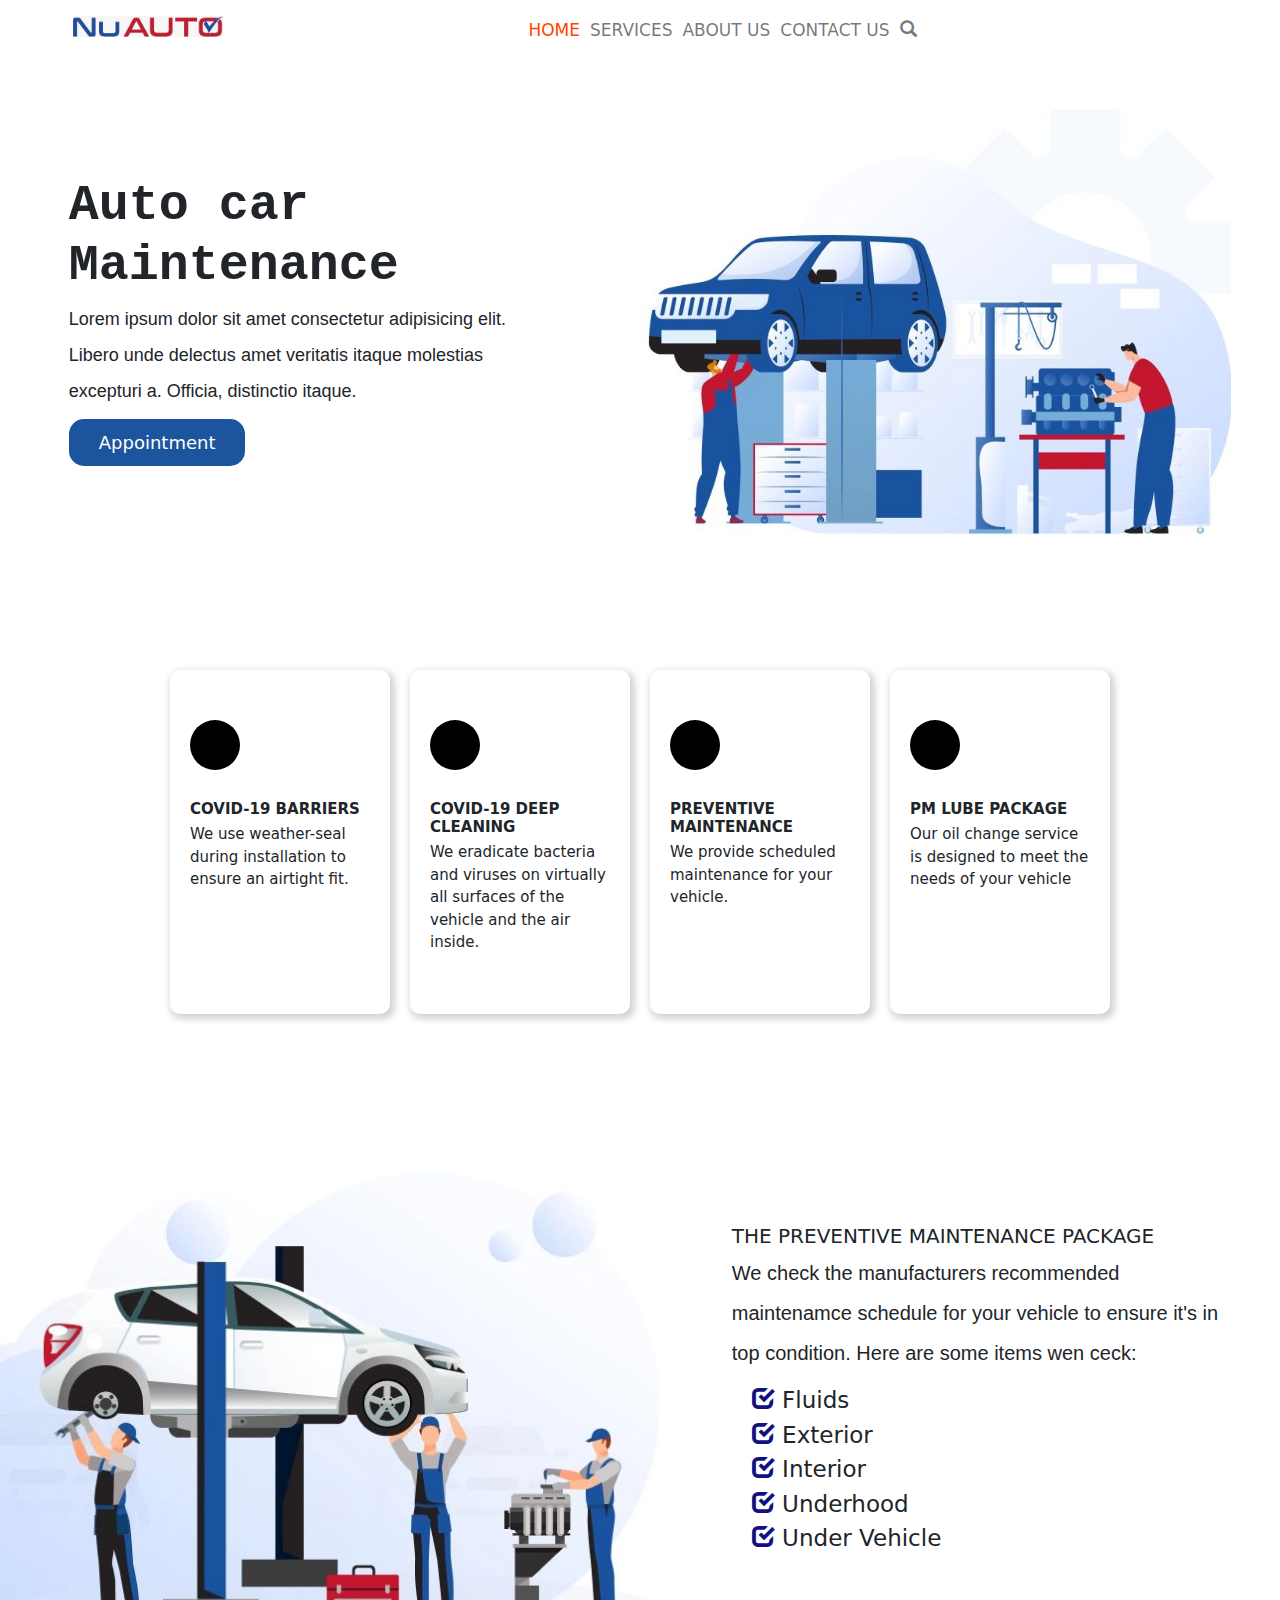
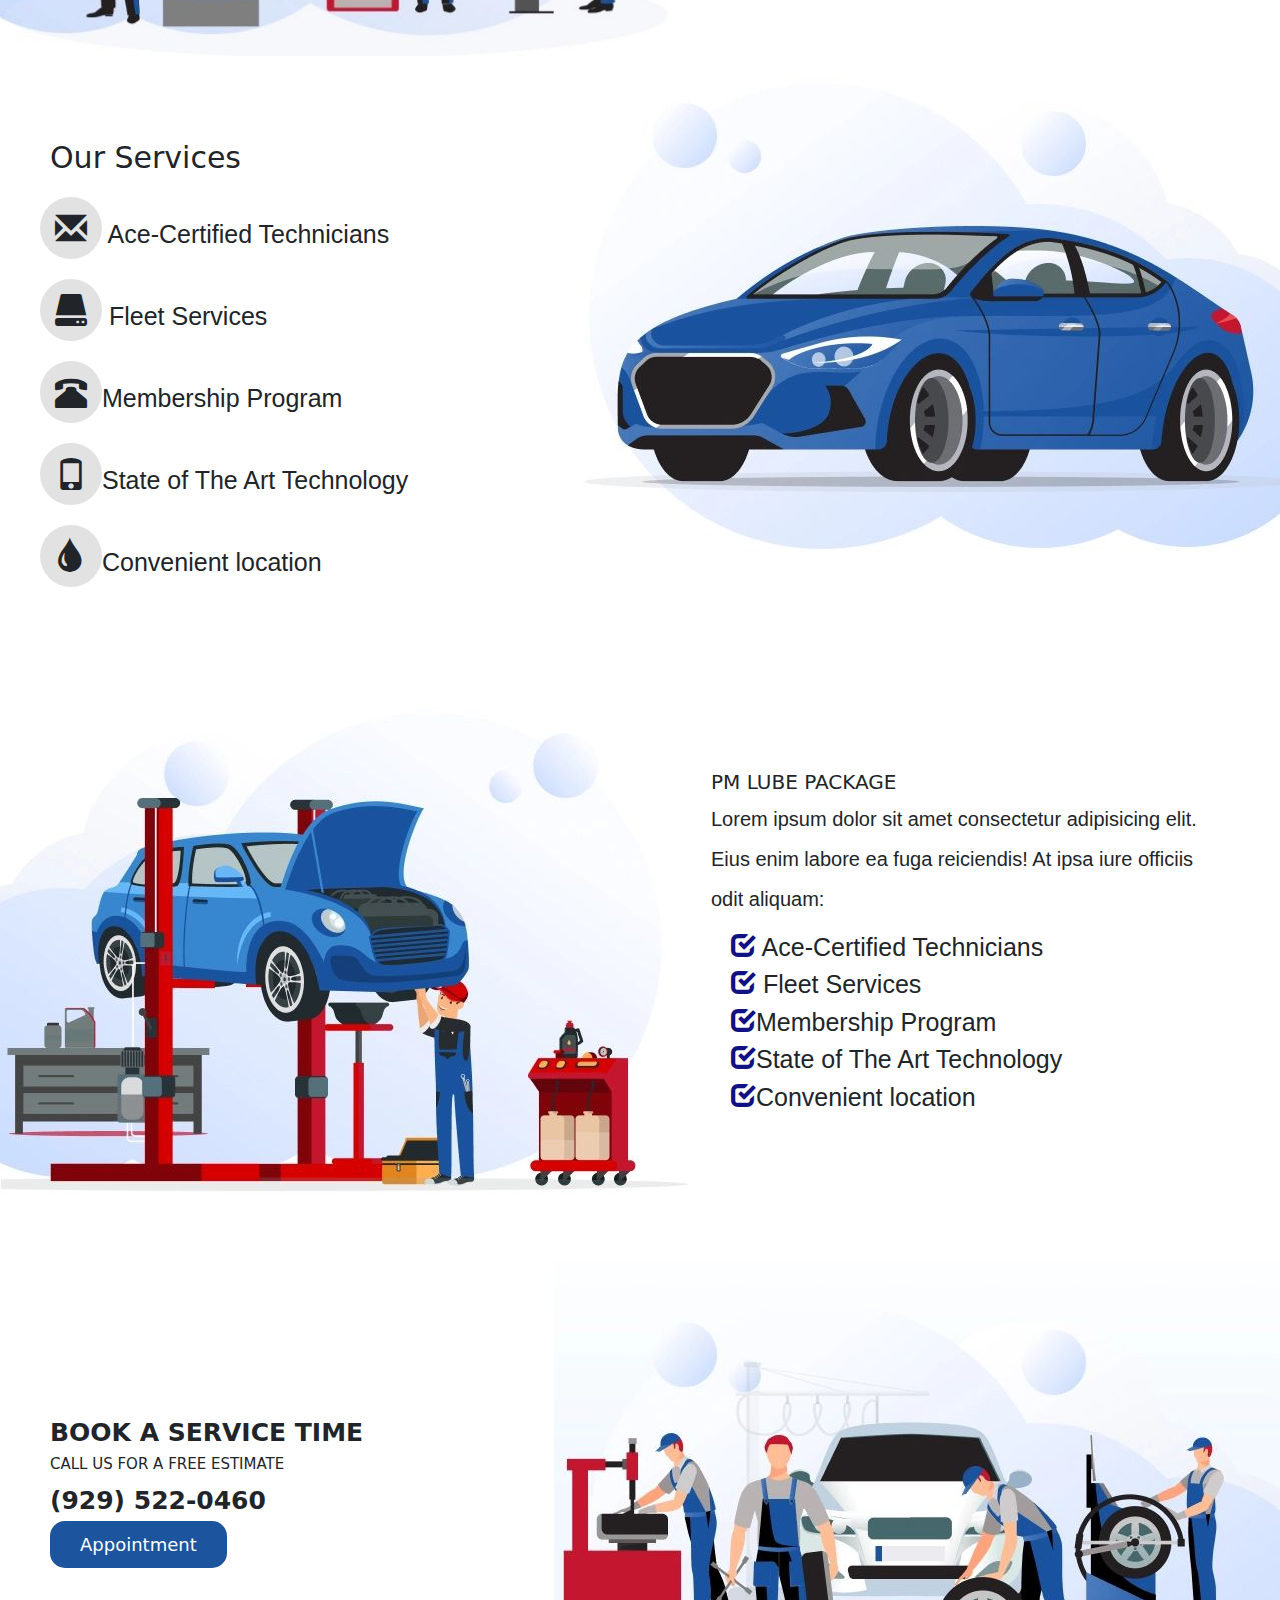
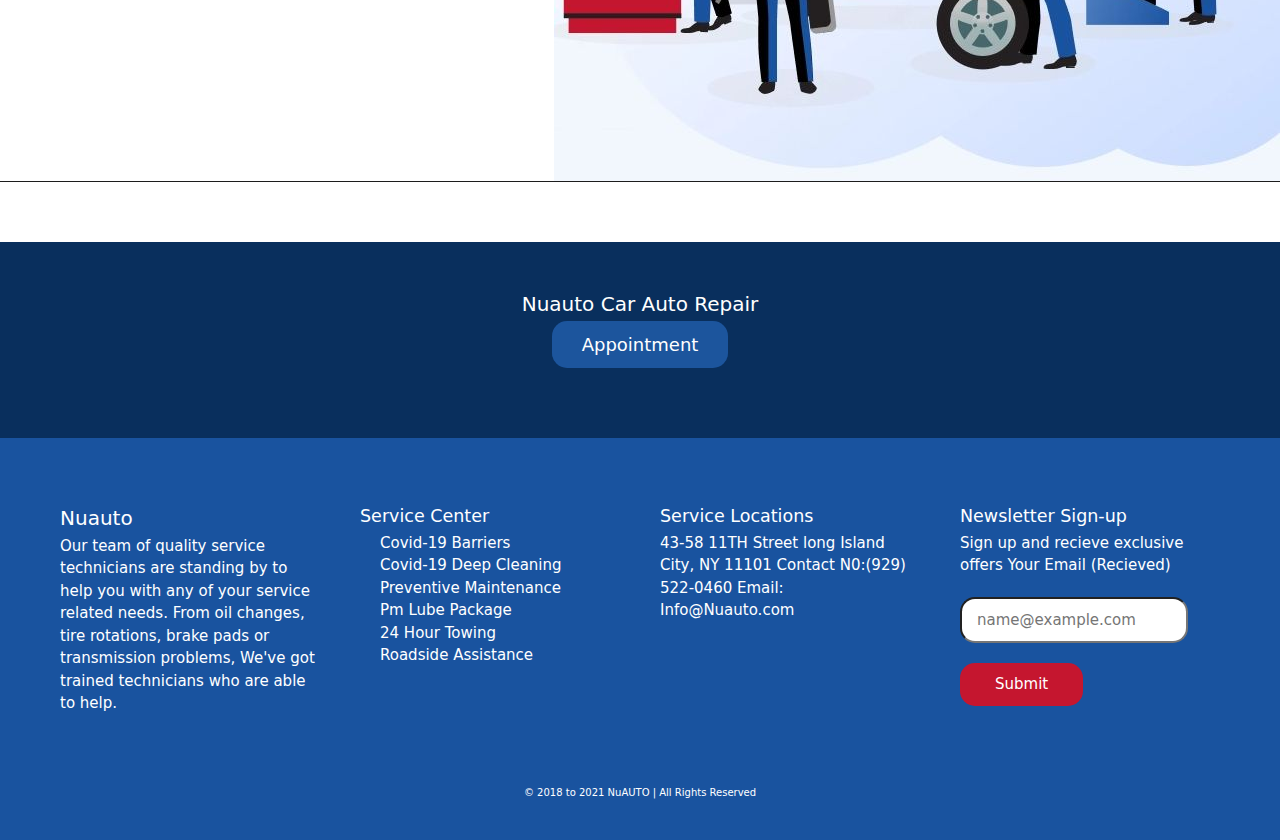
<file: index.html>
<!DOCTYPE html>
<html lang="en">
<head>
    <meta charset="UTF-8">
    <meta http-equiv="X-UA-Compatible" content="IE=edge">
    <meta name="viewport" content="width=device-width, initial-scale=1.0">
    <link rel="stylesheet" href="styles.css">
    <!-- <link rel="stylesheet" href="assets/fontawesome-free-5.15.4-web/css/all.min.css"> -->
    <link rel="stylesheet" href="https://maxcdn.bootstrapcdn.com/bootstrap/3.4.1/css/bootstrap.min.css">
    <link rel="stylesheet" href="assets/css/bootstrap.min.css">

    <link rel="shortcut icon" href="/images/7e0ab75c-f7b9-418b-98fa-d52a4b8f60fd.JPG" type="image/x-icon">
    <title>NuAuto</title>
</head>
<body>
    <nav class="navbar navbar-expand-lg navbar-light bg-white bars d-block w-100">

        <div class="container">
  
          <a class="navbar-brand logo text-danger p-3" href="#">
            <img src="/images/7e0ab75c-f7b9-418b-98fa-d52a4b8f60fd.JPG" alt="logo">
          </a>
          <button class="navbar-toggler" type="button" data-bs-toggle="collapse" data-bs-target="#navbarNavAltMarkup" aria-controls="navbarNavAltMarkup" aria-expanded="false" aria-label="Toggle navigation">
            <span class="navbar-toggler-icon"></span>
          </button>
  
          <div class="collapse navbar-collapse" id="navbarNavAltMarkup">
  
            <div class="navbar-nav mx-auto">
  
              <a class="nav-link active words" aria-current="page" href="index.html">HOME</a>
              <a class="nav-link words" href="#">SERVICES</a>
              <a class="nav-link words" href="#">ABOUT US</a>
              <a class="nav-link words" href="#">CONTACT US</a>
              <a class="nav-link words" href="#"><i class="glyphicon glyphicon-search"></i></a>

  
            </div>
  
          </div>
  
        </div>
  
    </nav>

    <section class="maintenance">
        <div class="maintenance-text">
            <h1 class="maintenance-heading">Auto car <br>Maintenance</h1>
            <p class="maintenance-words">Lorem ipsum dolor sit amet consectetur adipisicing elit. Libero unde delectus amet veritatis itaque molestias excepturi a. Officia, distinctio itaque.</p>
            <button class="button">Appointment</button>
        </div>
        <div class="maintenance-img">
            <img src="/images/1db5f28c-edeb-4c82-9af9-5e6b5b0f4a08.JPG" alt="">
        </div>
    </section>
    <section class="box">
      <div class="boxes">
        <article class="boxed box1">
          <div class="picture-holder">
          </div>
          <h4>Covid-19 Barriers</h4>
            <p>We use weather-seal during installation to ensure an airtight fit.</p>
        </article>
        <article class="boxed box2">
          <div class="picture-holder">
          </div>
          <h4>Covid-19 Deep Cleaning</h4>
            <p>We eradicate bacteria and viruses on virtually all surfaces of the vehicle and the air inside.</p>
        </article>
        <article class="boxed box3">
          <div class="picture-holder">
          </div>
          <h4>Preventive Maintenance</h4>
            <p>We provide scheduled maintenance for your vehicle.</p>
        </article>
        <article class="boxed box4">
          <div class="picture-holder">
          </div>
          <h4>PM Lube Package</h4>
            <p>Our oil change service is designed to meet the needs of your vehicle</p>
        </article>
      </div>
    </section>
    <section class="preventive">
      <div class="preventive-img">
        <img src="/images/a47a1692-a0ca-4d36-9762-29377dc48c62.JPG" alt="">
      </div>
      <div class="preventive-text">
        <h2>THE PREVENTIVE MAINTENANCE PACKAGE</h2>
        <p>We check the manufacturers recommended maintenamce schedule for your vehicle to ensure it's in top condition. Here are some items wen ceck:</p>
        <div class="list">
          <ul>
            <li> <span class="glyphicon glyphicon-check"></span> Fluids</li>
            <li> <span class="glyphicon glyphicon-check"></span> Exterior</li>
            <li> <span class="glyphicon glyphicon-check"></span> Interior</li>
            <li> <span class="glyphicon glyphicon-check"></span> Underhood</li>
            <li> <span class="glyphicon glyphicon-check"></span> Under Vehicle</li>
          </ul>
        </div>
      </div>
    </section>
    <section class="services">
      <div class="service-text">
        <h2>Our Services</h2>
        <ul>
          <li><span class="glyphicon glyphicon-envelope"></span> Ace-Certified Technicians</li>
          <li><span class="glyphicon glyphicon-hdd"></span> Fleet Services</li>
          <li><span class="glyphicon glyphicon-phone-alt"></span>Membership Program</li>
          <li><span class="glyphicon glyphicon-phone"></span>State of The Art Technology</li>
          <li><span class="glyphicon glyphicon-tint"></span>Convenient location</li>
        </ul>

      </div>
      <div class="services-img">
        <img src="/images/2f931349-8b41-4056-b3b5-6804687c1a41.JPG" alt="">
      </div>
    </section>
    <section class="lube">
      <div class="lube-img">
        <img src="/images/c0da5eff-37fe-41d5-becb-eb0871dc2cd2.JPG" alt="">
      </div>
      <div class="lube-text">
        <h2>PM LUBE PACKAGE</h2>
        <p>Lorem ipsum dolor sit amet consectetur adipisicing elit. Eius enim labore ea fuga reiciendis! At ipsa iure officiis odit aliquam:</p>
        <ul>
          <li><span class="glyphicon glyphicon-check"></span> Ace-Certified Technicians</li>
          <li><span class="glyphicon glyphicon-check"></span> Fleet Services</li>
          <li><span class="glyphicon glyphicon-check"></span>Membership Program</li>
          <li><span class="glyphicon glyphicon-check"></span>State of The Art Technology</li>
          <li><span class="glyphicon glyphicon-check"></span>Convenient location</li>
        </ul>
      </div>
    </section>
    <section class="booking">
      <div class="booking-text">
        <h2>Book a Service Time</h2>
        <p>Call us for a free Estimate</p>
        <h2>(929) 522-0460</h2>
        <button class="button">Appointment</button>
      </div>
      <div class="booking-img">
        <img src="/images/66e26d10-71b8-4cfa-b7fe-dfd20aefa0a2.JPG" alt="">
      </div>
    </section>

    <div class="repair">
      <h2>Nuauto Car Auto Repair</h2>
      <button class="button repair-btn">Appointment</button>
    </div>

    <footer>
      <div class="footer">
        <div class="foot nuauto">
          <h2>Nuauto</h2>
          <p>Our team of quality service technicians are standing by to help you with any of your service related needs. From oil changes, tire rotations, brake pads or transmission problems, We've got trained technicians who are able to help.</p>
        </div>
        <div class="foot service">
          <h3>Service Center</h3>
          <ul>
            <li>Covid-19 Barriers</li>
            <li>Covid-19 Deep Cleaning</li>
            <li>Preventive Maintenance</li>
            <li>Pm Lube Package</li>
            <li>24 Hour Towing</li>
            <li>Roadside Assistance</li>
          </ul>
        </div>
        <div class="foot locations">
          <h3>Service Locations</h3>
        
          <p>43-58 11TH Street long Island City, NY 11101 Contact N0:(929) 522-0460 Email: Info@Nuauto.com</p>
        </div>
        <div class="foot newsletter">
            <h3>Newsletter Sign-up</h3>
            <p>Sign up and recieve exclusive offers Your Email (Recieved)</p>
            <input type="email" id="email" placeholder="name@example.com">
            <input type="submit" value="Submit" class="submit">
        </div>
      </div>
      <div class="copy">
        <p>&copy; 2018 to 2021 NuAUTO | All Rights Reserved</p>
      </div>
      
    </footer>
</body>
<script src="assets/js/bootstrap.min.js"></script>
</html>
</file>
<file: styles.css>
*{
    margin: 0;
    padding: 0px;
}

.logo img{
    width: 150px;
}

.nav-link {
    text-decoration: none !important;
    font-size: 1.7rem !important;
}

.nav-link:hover {
    color: rgb(205, 34, 34) !important;
}

.active {
    color: orangered !important;
}

.maintenance{
    margin: 30px 0px;
    padding: 15px;
    display: flex;
    justify-content: space-around;
}

.maintenance-text {
    margin: auto 0;
    padding-left: 20px;
    max-width: 40%;
}

.maintenance-text,
.maintenance-img {
    flex: 0 0 calc(50% - 1rem);
}

.maintenance-heading{
    font-family: monospace;
    font-size: 50px;
    font-weight: 600;
}
.maintenance-words{
    line-height: 2;
    font-size: 18px;
    font-family: Verdana, Geneva, Tahoma, sans-serif;
}

.button{
    font-size: 18px;
    border-radius: 15px;
    background-color: #1c559d;
    color: #fff;
    padding: 10px 30px;
    border: none;
}

img{
    width: 100%;
}

.picture-holder{
    width: 50px;
    height: 50px;
    background-color: black;
    border-radius: 50%;
}

.box{
    margin: 50px;
    padding: 30px;
}

.boxes{
    display: flex;
    max-width: 75vw;
    margin: 3rem auto;
}
.boxed{
    border-radius: 10px;
    box-shadow: 2.6px 3px 7px 2px lightgray;
    margin: 10px;
    padding: 50px 20px;
    flex: 0 0 calc(25% - 2rem);
}

.boxed h4{
    text-transform: uppercase;
    font-weight: 600;
}
.boxed p{
    font-size: 15px;
}

.picture-holder{
    margin-bottom: 30px;
}
.preventive{
    display:  flex;
    align-items: center;
}
.preventive-text{
    width: 40%;
    margin: auto 40px;
}

.preventive-text p {
    line-height: 2;
    font-size: 2rem;
    font-family: Verdana, Geneva, Tahoma, sans-serif;
}

.preventive-text .list{
    display: flex;

}
.preventive-text ul li{
    font-size: 23px;
}

.preventive-text .glyphicon{
    color: rgb(17, 17, 129);
}

.services{
    display: flex;
    justify-content: space-between;
    align-items: center;
}

ul li{
    list-style: none;
}


.service-text h2 {
    margin-left: 50px;
    font-size: 3rem;
}

.service-text ul li{
    margin: 20px;
    font-size: 25px;
    font-family: Verdana, Geneva, Tahoma, sans-serif;
}

.service-text .glyphicon{
    font-size: 32px;
    background-color: #e2e2e2;
    border-radius: 50%;
    padding: 15px;
}

.lube{
    display: flex;
    align-items: center;
}

.lube-text{
    width: 40%;
}
.lube-text .glyphicon{
    color: rgb(17, 17, 129);
}

.lube-text p {
    line-height: 2;
    font-size: 2rem;
    font-family: Verdana, Geneva, Tahoma, sans-serif;
}

.lube-text ul li{
    font-size: 25px;
    font-family: Verdana, Geneva, Tahoma, sans-serif;
}

.booking{
    display: flex;
    align-items: center;
    justify-content: space-between;
    padding-left: 50px;
    border-bottom: 1px solid #1c1c1c;
}

.booking-text{
    text-transform: uppercase;
    font-size: 15px;
    
}

.booking-text h2{
    font-size: 25px;
    font-weight: 600;
}

.repair{
    margin-top: 60px;
    padding: 50px;
    padding-bottom: 70px;
    background-color: #092f5d;
    color: #fff;
    text-align: center;
    display: flex;
    justify-content: center;
    flex-direction: column;
    align-items: center;
}

footer{
    background-color: #19539f;
    color: #fff;
    padding: 3rem 0;
}
.footer{
    display: flex;
    justify-content: space-between;
    background-color: #19539f;
    color: #fff;
    margin-top: -2.2rem;
    padding: 40px;
    font-size: 15px;
}

#email{
margin: 20px 0px;
border-radius: 15px;
padding: 10px 15px;
}
.submit{
    margin-top: 0px;
    background-color: #c5162f;
    padding: 10px 35px;
    border: none;
    border-radius: 15px;
}
.foot{
    box-sizing: border-box;
    margin: 20px;
    width: 25%;
}

.newsletter input{
    display: block;
}

.copy{
    text-align: center;
}
</file>
